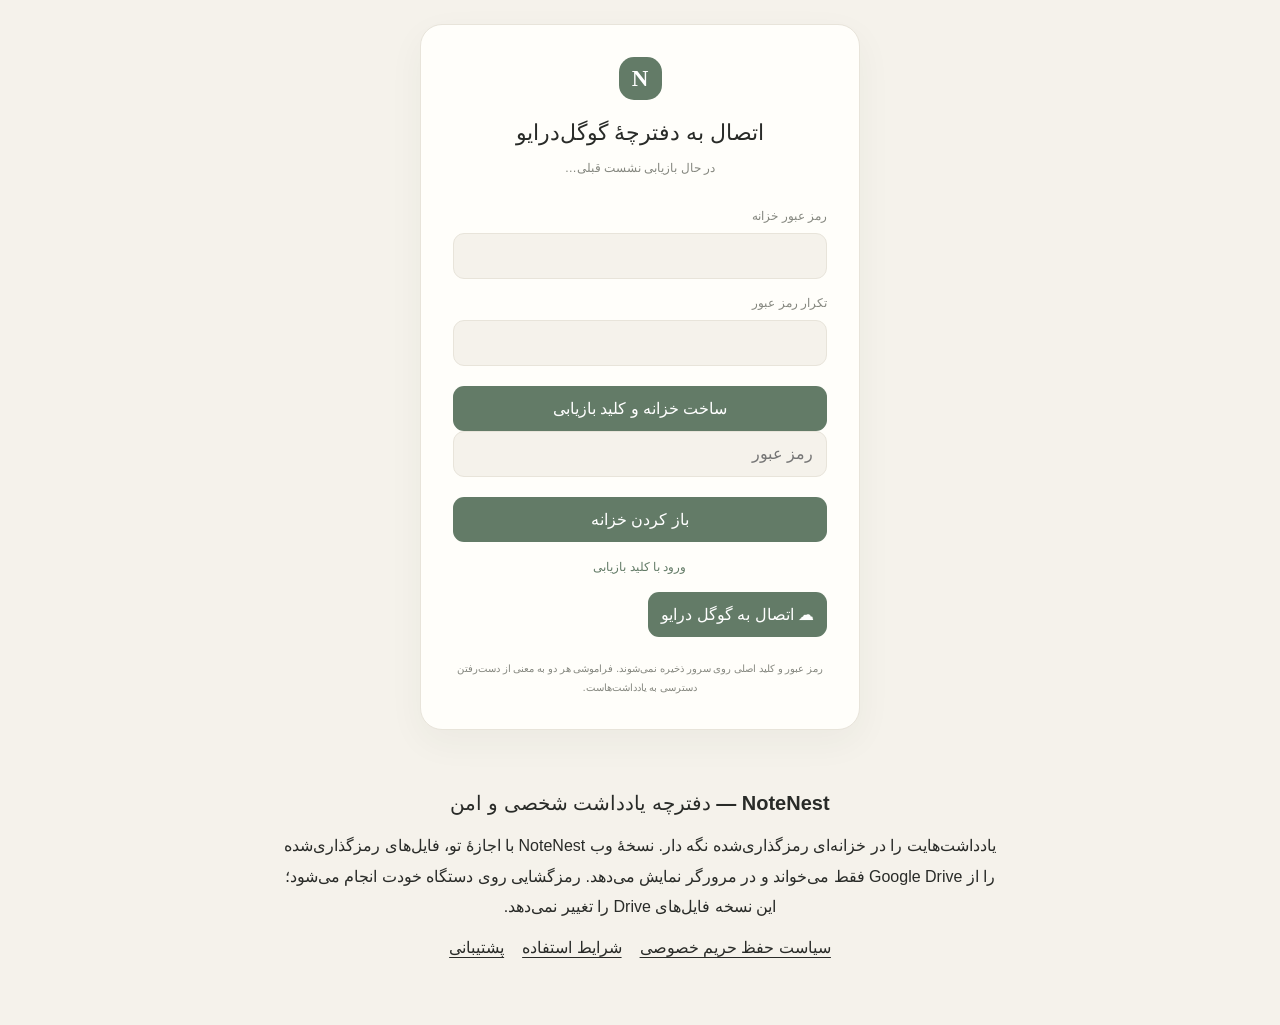
<file: index.html>
<!doctype html>
<html lang="fa" dir="rtl">
<head>
  <meta charset="UTF-8">
  <meta name="viewport" content="width=device-width,initial-scale=1,viewport-fit=cover">
  <meta name="theme-color" content="#f5f2eb">
  <meta name="description" content="NoteNest یک دفترچه یادداشت شخصی با خزانه رمزگذاری‌شده و مشاهده امن یادداشت‌ها از Google Drive است.">
  <title>NoteNest | دفترچه یادداشت</title>
  <link rel="manifest" href="./manifest.webmanifest">
  <style>.public-info{max-width:760px;margin:24px auto;padding:20px 24px;text-align:center;color:var(--text,#34332e)}.public-info h2{font-size:1.25rem}.public-info p{line-height:1.9}.public-info nav{display:flex;justify-content:center;gap:18px;flex-wrap:wrap}.public-info a{color:inherit;text-underline-offset:4px}</style>
  <link rel="stylesheet" href="./styles.css">
</head>
<body>
  <section class="vault-gate" id="vaultGate" aria-labelledby="vaultGateTitle">
    <div class="vault-card"><div class="brand-mark vault-brand">N</div><h1 id="vaultGateTitle">ساخت خزانهٔ امن</h1>
      <p id="vaultGateDescription">یادداشت‌ها فقط به‌صورت رمزگذاری‌شده روی این دستگاه ذخیره می‌شوند.</p>
      <p class="vault-error" id="vaultError" role="alert" hidden></p>
      <form id="vaultSetupForm" class="vault-form">
        <label for="vaultPassword">رمز عبور خزانه</label><input id="vaultPassword" type="password" minlength="10" autocomplete="new-password" required>
        <label for="vaultPasswordConfirm">تکرار رمز عبور</label><input id="vaultPasswordConfirm" type="password" minlength="10" autocomplete="new-password" required>
        <button class="vault-primary" id="vaultSetupButton" type="submit">ساخت خزانه و کلید بازیابی</button>
      </form>
      <section id="vaultRecoveryStep" hidden><div class="recovery-code" id="recoveryCode" dir="ltr"></div>
        <button type="button" class="vault-secondary" id="copyRecoveryCode">کپی کلید بازیابی</button><p id="recoveryHint" class="recovery-hint"></p>
        <form id="confirmRecoveryForm" class="vault-form"><label for="recoveryConfirmation">۶ نویسهٔ پایانی کلید را وارد کن</label>
          <input id="recoveryConfirmation" type="text" dir="ltr" autocomplete="off" maxlength="6" required>
          <button class="vault-primary" id="confirmRecoveryButton" type="submit">تأیید و فعال‌سازی خزانه</button></form>
      </section>
      <form id="vaultUnlockForm" class="vault-form" hidden>
        <input id="vaultSecret" type="password" autocomplete="current-password" placeholder="رمز عبور" required>
        <input id="vaultRecoverySecret" type="text" dir="ltr" autocomplete="off" placeholder="کلید بازیابی" hidden>
        <button class="vault-primary" id="vaultUnlockButton" type="submit">باز کردن خزانه</button>
        <button class="vault-link" id="toggleRecoveryUnlock" type="button">ورود با کلید بازیابی</button>
      </form>
      <button type="button" class="vault-primary" id="driveConnect">اتصال فقط‌خواندنی به Google Drive</button>
      <p class="vault-footnote">رمز عبور و کلید اصلی روی سرور ذخیره نمی‌شوند. فراموشی هر دو به معنی از دست‌رفتن دسترسی به یادداشت‌هاست.</p>
    </div>
    <section class="public-info" aria-label="درباره NoteNest">
      <h2>NoteNest — دفترچه یادداشت شخصی و امن</h2>
      <p>یادداشت‌هایت را در خزانه‌ای رمزگذاری‌شده نگه دار. نسخهٔ وب NoteNest با اجازهٔ تو، فایل‌های رمزگذاری‌شده را از Google Drive فقط می‌خواند و در مرورگر نمایش می‌دهد. رمزگشایی روی دستگاه خودت انجام می‌شود؛ این نسخه فایل‌های Drive را تغییر نمی‌دهد.</p>
      <nav aria-label="اطلاعات حقوقی"><a href="./privacy-policy.html">سیاست حفظ حریم خصوصی</a><a href="./terms-of-service.html">شرایط استفاده</a><a href="https://github.com/Behnamghafari/NoteNest-Web/issues">پشتیبانی</a></nav>
    </section>
  </section>
  <div class="app-shell" hidden>
    <aside class="sidebar" id="sidebar">
      <a class="brand" href="./" aria-label="NoteNest">
        <span class="brand-mark">N</span><span><strong>NoteNest</strong><small>دفترچه یادداشت</small></span>
      </a>
      <button class="new-note" id="newNote"><span>＋</span> یادداشت جدید</button>
      <nav class="main-nav" aria-label="منوی اصلی">
        <button class="nav-item active" data-filter="all"><span>▤</span> همه یادداشت‌ها <kbd id="allCount">0</kbd></button>
        <button class="nav-item" data-filter="favorite"><span>☆</span> علاقه‌مندی‌ها <kbd id="favoriteCount">0</kbd></button>
      </nav>
      <div class="side-heading"><span>پوشه‌ها</span><button id="addFolder" aria-label="افزودن پوشه">＋</button></div>
      <div id="folderList" class="folder-list"></div>
      <div class="sidebar-bottom">
        <div class="local-status"><span class="status-dot"></span><span>ذخیره روی همین دستگاه</span></div>
        <button class="nav-item" id="themeToggle"><span>◐</span> تغییر پوسته</button><button class="nav-item" id="lockVault"><span>⌑</span> قفل خزانه</button>
      </div>
    </aside>
    <main class="main">
      <header class="topbar">
        <button class="mobile-menu" id="mobileMenu" aria-label="باز کردن منو">☰</button>
        <div class="page-heading"><h1 id="pageTitle">همه یادداشت‌ها</h1><p id="pageSubtitle">فکرهایت را اینجا نگه دار.</p></div>
        <label class="search-box"><span>⌕</span><input id="searchInput" type="search" placeholder="جست‌وجو در یادداشت‌ها..." autocomplete="off"></label>
        <button class="icon-button" id="topNewNote" aria-label="یادداشت جدید">＋</button>
      </header>
      <section class="content-area">
        <div class="notes-toolbar"><span id="resultCount">۰ یادداشت</span><select id="sortSelect" aria-label="مرتب‌سازی"><option value="updated">آخرین تغییر</option><option value="created">قدیمی‌ترین</option><option value="title">عنوان</option></select></div>
        <div id="notesGrid" class="notes-grid"></div>
        <div id="emptyState" class="empty-state"><div class="empty-icon">✎</div><h2>هنوز یادداشتی اینجا نیست</h2><p>اولین یادداشتت را بساز؛ بقیه‌اش با تو.</p><button class="new-note" id="emptyNewNote">＋ ساخت یادداشت</button></div>
      </section>
    </main>
  </div>
  <div class="editor-backdrop" id="editorBackdrop" hidden>
    <section class="editor-panel" role="dialog" aria-modal="true" aria-labelledby="editorHeading">
      <header class="editor-header">
        <button class="icon-button subtle" id="closeEditor" aria-label="بستن">×</button>
        <div class="save-state" id="saveState">ذخیره‌شده</div>
        <div class="editor-actions"><button class="icon-button subtle" id="favoriteNote" aria-label="علاقه‌مندی">☆</button><button class="danger-button" id="deleteNote">حذف</button></div>
      </header>
      <div class="editor-body">
        <div class="editor-meta"><span id="editorFolderLabel">بدون پوشه</span><select id="noteFolder" aria-label="انتقال به پوشه"><option value="">بدون پوشه</option></select></div>
        <label class="sr-only" for="noteTitle">عنوان یادداشت</label>
        <input id="noteTitle" class="title-input" placeholder="عنوان یادداشت..." maxlength="180">
        <label class="sr-only" for="noteContent">متن یادداشت</label>
        <textarea id="noteContent" class="content-input" placeholder="از اینجا بنویس..."></textarea>
        <footer class="editor-footer"><span>متن فارسی و English در کنار هم</span><span id="wordCount">۰ کلمه</span></footer>
      </div>
    </section>
  </div>
  <dialog class="action-dialog" id="actionDialog">
    <form method="dialog" id="actionForm">
      <h2 id="dialogTitle">ساخت پوشه</h2>
      <p id="dialogMessage">نام پوشه را وارد کن.</p>
      <input id="dialogInput" maxlength="60" autocomplete="off" placeholder="نام پوشه">
      <div class="dialog-actions"><button value="cancel" class="dialog-cancel">انصراف</button><button value="confirm" class="dialog-confirm">تأیید</button></div>
    </form>
  </dialog>
  <div class="toast" id="toast" role="status" aria-live="polite"></div>
  <script type="module" src="./app.js"></script>
</body>
</html>
</file>
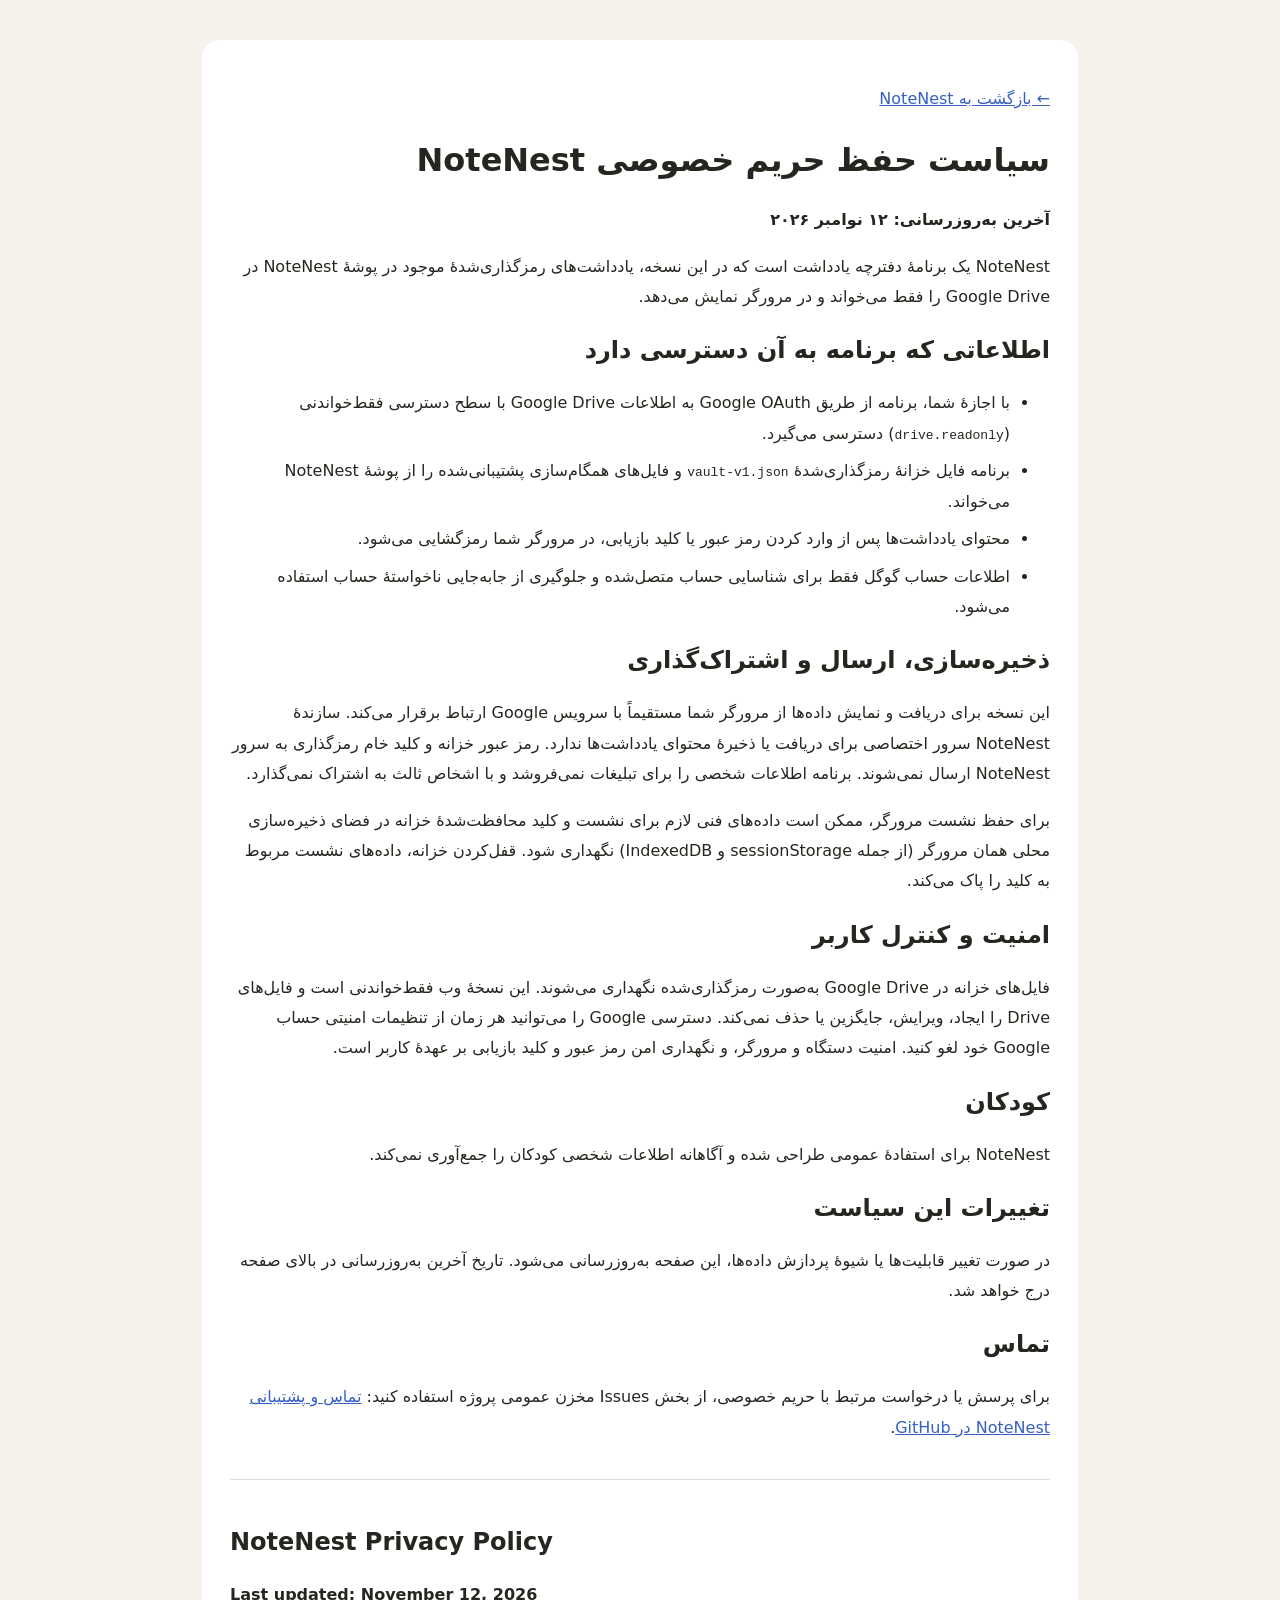
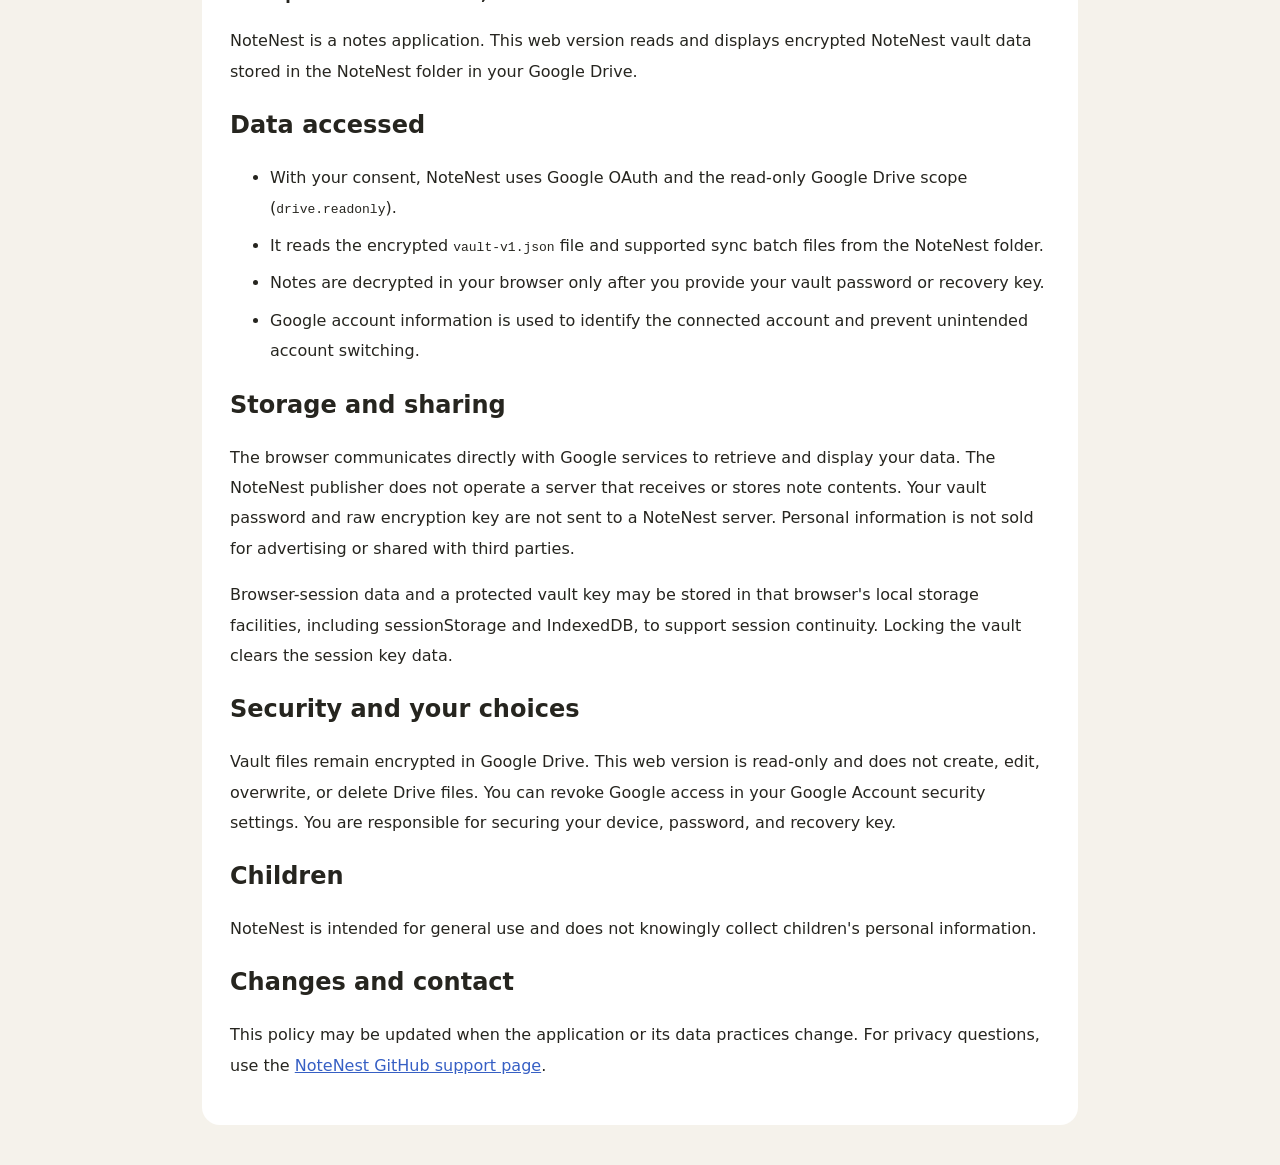
<file: privacy-policy.html>
<!doctype html>
<html lang="fa" dir="rtl">
<head>
<meta charset="utf-8"><meta name="viewport" content="width=device-width,initial-scale=1">
<meta name="description" content="سیاست حفظ حریم خصوصی NoteNest">
<title>سیاست حفظ حریم خصوصی | NoteNest</title>
<style>
:root{color-scheme:light dark;font-family:system-ui,-apple-system,"Segoe UI",sans-serif}body{margin:0;background:#f5f2eb;color:#26251f;line-height:1.9}.wrap{max-width:820px;margin:40px auto;padding:28px;background:#fff;border-radius:18px}h1,h2{line-height:1.5}a{color:#365fc4}.en{direction:ltr;text-align:left;border-top:1px solid #ddd;margin-top:36px;padding-top:24px}li{margin:.45rem 0}@media(prefers-color-scheme:dark){body{background:#17191f;color:#eee}.wrap{background:#242832}a{color:#9db8ff}}
</style>
</head><body><main class="wrap">
<p><a href="./">← بازگشت به NoteNest</a></p>
<h1>سیاست حفظ حریم خصوصی NoteNest</h1>
<p><strong>آخرین به‌روزرسانی: ۱۲ نوامبر ۲۰۲۶</strong></p>
<p>NoteNest یک برنامهٔ دفترچه یادداشت است که در این نسخه، یادداشت‌های رمزگذاری‌شدهٔ موجود در پوشهٔ NoteNest در Google Drive را فقط می‌خواند و در مرورگر نمایش می‌دهد.</p>
<h2>اطلاعاتی که برنامه به آن دسترسی دارد</h2>
<ul>
<li>با اجازهٔ شما، برنامه از طریق Google OAuth به اطلاعات Google Drive با سطح دسترسی فقط‌خواندنی (<code>drive.readonly</code>) دسترسی می‌گیرد.</li>
<li>برنامه فایل خزانهٔ رمزگذاری‌شدهٔ <code>vault-v1.json</code> و فایل‌های همگام‌سازی پشتیبانی‌شده را از پوشهٔ NoteNest می‌خواند.</li>
<li>محتوای یادداشت‌ها پس از وارد کردن رمز عبور یا کلید بازیابی، در مرورگر شما رمزگشایی می‌شود.</li>
<li>اطلاعات حساب گوگل فقط برای شناسایی حساب متصل‌شده و جلوگیری از جابه‌جایی ناخواستهٔ حساب استفاده می‌شود.</li>
</ul>
<h2>ذخیره‌سازی، ارسال و اشتراک‌گذاری</h2>
<p>این نسخه برای دریافت و نمایش داده‌ها از مرورگر شما مستقیماً با سرویس Google ارتباط برقرار می‌کند. سازندهٔ NoteNest سرور اختصاصی برای دریافت یا ذخیرهٔ محتوای یادداشت‌ها ندارد. رمز عبور خزانه و کلید خام رمزگذاری به سرور NoteNest ارسال نمی‌شوند. برنامه اطلاعات شخصی را برای تبلیغات نمی‌فروشد و با اشخاص ثالث به اشتراک نمی‌گذارد.</p>
<p>برای حفظ نشست مرورگر، ممکن است داده‌های فنی لازم برای نشست و کلید محافظت‌شدهٔ خزانه در فضای ذخیره‌سازی محلی همان مرورگر (از جمله sessionStorage و IndexedDB) نگهداری شود. قفل‌کردن خزانه، داده‌های نشست مربوط به کلید را پاک می‌کند.</p>
<h2>امنیت و کنترل کاربر</h2>
<p>فایل‌های خزانه در Google Drive به‌صورت رمزگذاری‌شده نگهداری می‌شوند. این نسخهٔ وب فقط‌خواندنی است و فایل‌های Drive را ایجاد، ویرایش، جایگزین یا حذف نمی‌کند. دسترسی Google را می‌توانید هر زمان از تنظیمات امنیتی حساب Google خود لغو کنید. امنیت دستگاه و مرورگر، و نگهداری امن رمز عبور و کلید بازیابی بر عهدهٔ کاربر است.</p>
<h2>کودکان</h2><p>NoteNest برای استفادهٔ عمومی طراحی شده و آگاهانه اطلاعات شخصی کودکان را جمع‌آوری نمی‌کند.</p>
<h2>تغییرات این سیاست</h2><p>در صورت تغییر قابلیت‌ها یا شیوهٔ پردازش داده‌ها، این صفحه به‌روزرسانی می‌شود. تاریخ آخرین به‌روزرسانی در بالای صفحه درج خواهد شد.</p>
<h2>تماس</h2><p>برای پرسش یا درخواست مرتبط با حریم خصوصی، از بخش Issues مخزن عمومی پروژه استفاده کنید: <a href="https://github.com/Behnamghafari/NoteNest-Web/issues">تماس و پشتیبانی NoteNest در GitHub</a>.</p>
<section class="en" lang="en">
<h1>NoteNest Privacy Policy</h1><p><strong>Last updated: November 12, 2026</strong></p>
<p>NoteNest is a notes application. This web version reads and displays encrypted NoteNest vault data stored in the NoteNest folder in your Google Drive.</p>
<h2>Data accessed</h2><ul><li>With your consent, NoteNest uses Google OAuth and the read-only Google Drive scope (<code>drive.readonly</code>).</li><li>It reads the encrypted <code>vault-v1.json</code> file and supported sync batch files from the NoteNest folder.</li><li>Notes are decrypted in your browser only after you provide your vault password or recovery key.</li><li>Google account information is used to identify the connected account and prevent unintended account switching.</li></ul>
<h2>Storage and sharing</h2><p>The browser communicates directly with Google services to retrieve and display your data. The NoteNest publisher does not operate a server that receives or stores note contents. Your vault password and raw encryption key are not sent to a NoteNest server. Personal information is not sold for advertising or shared with third parties.</p>
<p>Browser-session data and a protected vault key may be stored in that browser's local storage facilities, including sessionStorage and IndexedDB, to support session continuity. Locking the vault clears the session key data.</p>
<h2>Security and your choices</h2><p>Vault files remain encrypted in Google Drive. This web version is read-only and does not create, edit, overwrite, or delete Drive files. You can revoke Google access in your Google Account security settings. You are responsible for securing your device, password, and recovery key.</p>
<h2>Children</h2><p>NoteNest is intended for general use and does not knowingly collect children's personal information.</p>
<h2>Changes and contact</h2><p>This policy may be updated when the application or its data practices change. For privacy questions, use the <a href="https://github.com/Behnamghafari/NoteNest-Web/issues">NoteNest GitHub support page</a>.</p>
</section></main></body></html>
</file>
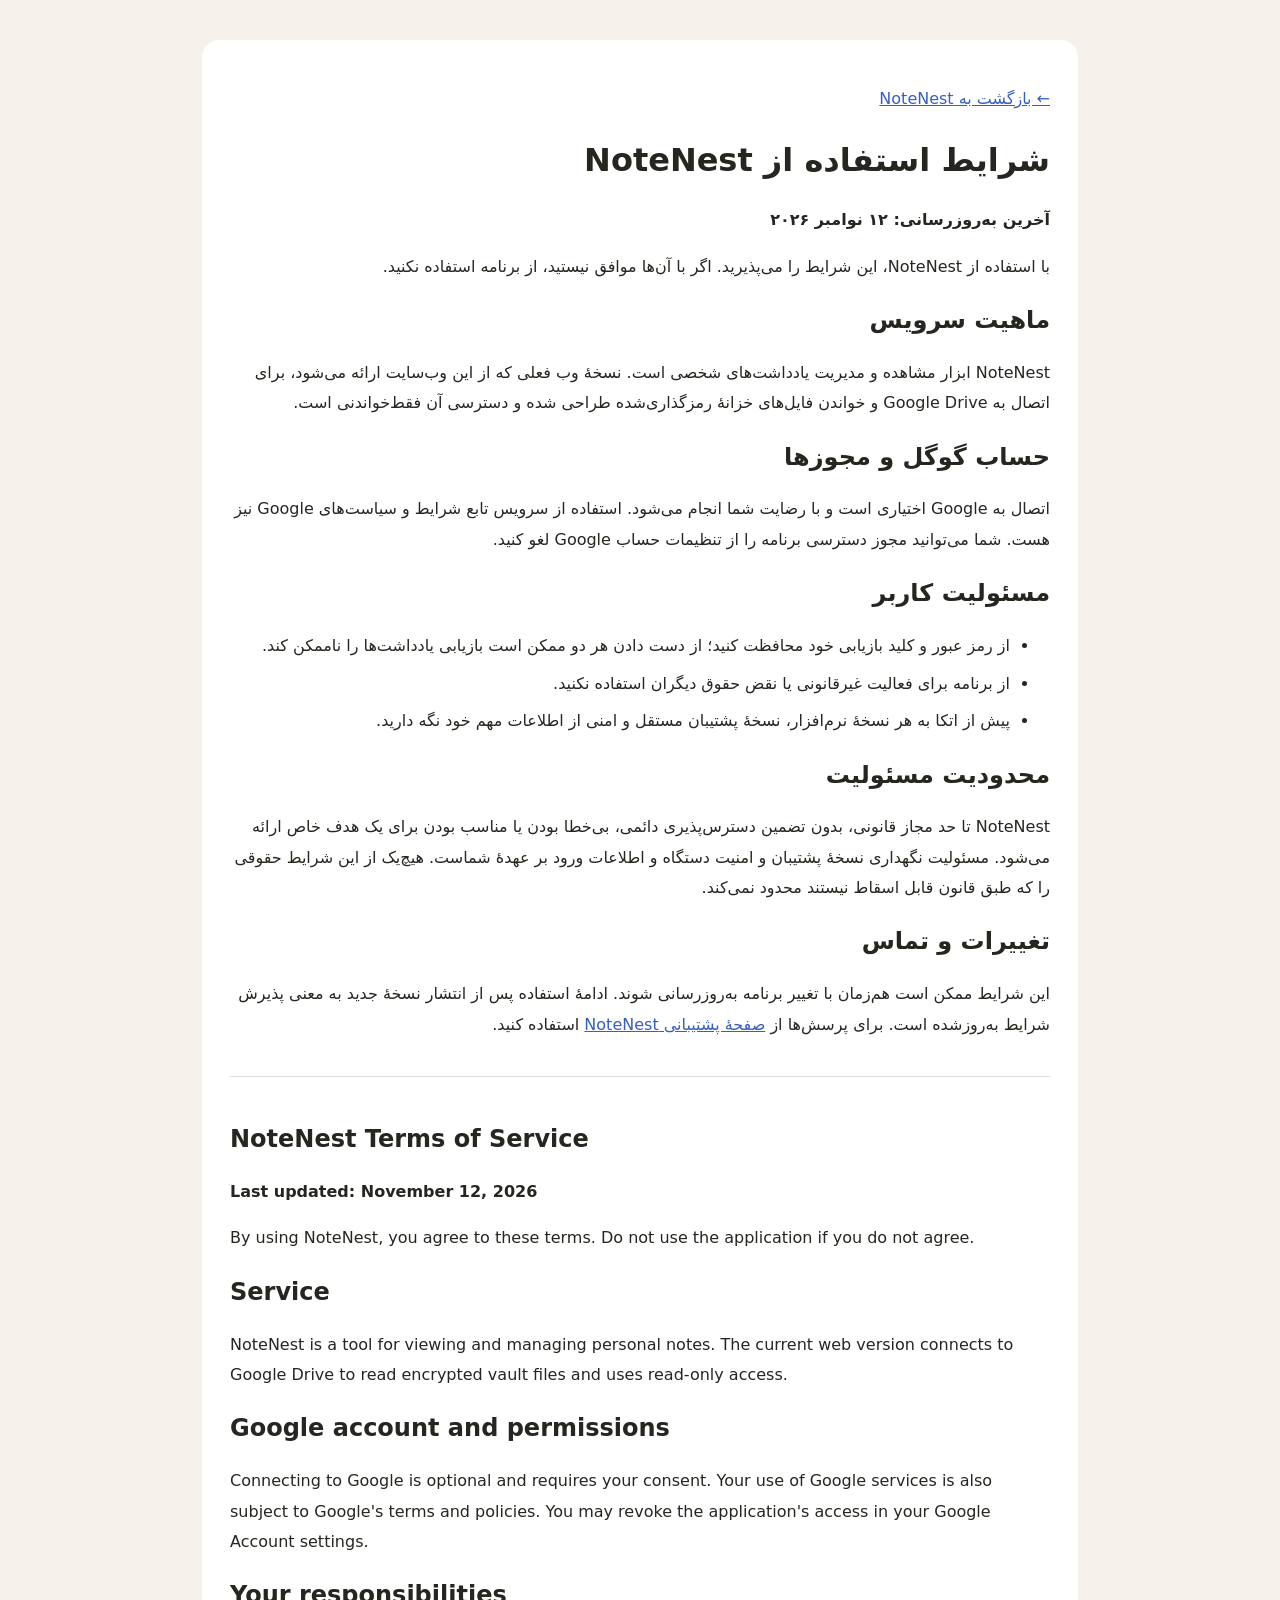
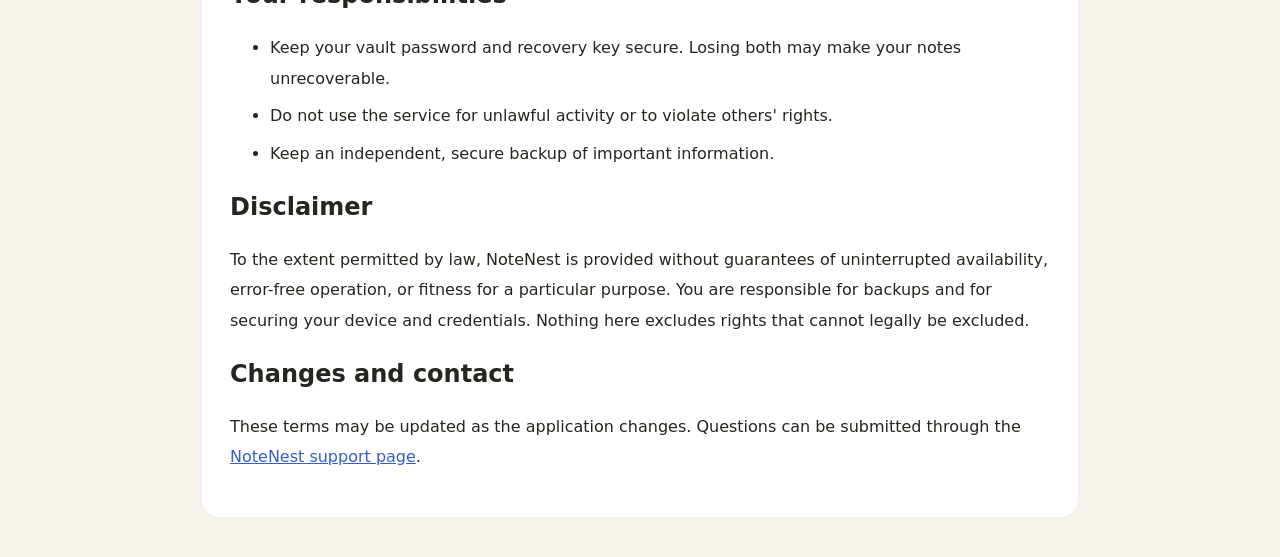
<file: terms-of-service.html>
<!doctype html>
<html lang="fa" dir="rtl">
<head><meta charset="utf-8"><meta name="viewport" content="width=device-width,initial-scale=1"><meta name="description" content="شرایط استفاده از NoteNest"><title>شرایط استفاده | NoteNest</title>
<style>:root{color-scheme:light dark;font-family:system-ui,-apple-system,"Segoe UI",sans-serif}body{margin:0;background:#f5f2eb;color:#26251f;line-height:1.9}.wrap{max-width:820px;margin:40px auto;padding:28px;background:#fff;border-radius:18px}h1,h2{line-height:1.5}a{color:#365fc4}li{margin:.45rem 0}.en{direction:ltr;text-align:left;border-top:1px solid #ddd;margin-top:36px;padding-top:24px}@media(prefers-color-scheme:dark){body{background:#17191f;color:#eee}.wrap{background:#242832}a{color:#9db8ff}}</style></head>
<body><main class="wrap"><p><a href="./">← بازگشت به NoteNest</a></p>
<h1>شرایط استفاده از NoteNest</h1><p><strong>آخرین به‌روزرسانی: ۱۲ نوامبر ۲۰۲۶</strong></p>
<p>با استفاده از NoteNest، این شرایط را می‌پذیرید. اگر با آن‌ها موافق نیستید، از برنامه استفاده نکنید.</p>
<h2>ماهیت سرویس</h2><p>NoteNest ابزار مشاهده و مدیریت یادداشت‌های شخصی است. نسخهٔ وب فعلی که از این وب‌سایت ارائه می‌شود، برای اتصال به Google Drive و خواندن فایل‌های خزانهٔ رمزگذاری‌شده طراحی شده و دسترسی آن فقط‌خواندنی است.</p>
<h2>حساب گوگل و مجوزها</h2><p>اتصال به Google اختیاری است و با رضایت شما انجام می‌شود. استفاده از سرویس تابع شرایط و سیاست‌های Google نیز هست. شما می‌توانید مجوز دسترسی برنامه را از تنظیمات حساب Google لغو کنید.</p>
<h2>مسئولیت کاربر</h2><ul><li>از رمز عبور و کلید بازیابی خود محافظت کنید؛ از دست دادن هر دو ممکن است بازیابی یادداشت‌ها را ناممکن کند.</li><li>از برنامه برای فعالیت غیرقانونی یا نقض حقوق دیگران استفاده نکنید.</li><li>پیش از اتکا به هر نسخهٔ نرم‌افزار، نسخهٔ پشتیبان مستقل و امنی از اطلاعات مهم خود نگه دارید.</li></ul>
<h2>محدودیت مسئولیت</h2><p>NoteNest تا حد مجاز قانونی، بدون تضمین دسترس‌پذیری دائمی، بی‌خطا بودن یا مناسب بودن برای یک هدف خاص ارائه می‌شود. مسئولیت نگهداری نسخهٔ پشتیبان و امنیت دستگاه و اطلاعات ورود بر عهدهٔ شماست. هیچ‌یک از این شرایط حقوقی را که طبق قانون قابل اسقاط نیستند محدود نمی‌کند.</p>
<h2>تغییرات و تماس</h2><p>این شرایط ممکن است هم‌زمان با تغییر برنامه به‌روزرسانی شوند. ادامهٔ استفاده پس از انتشار نسخهٔ جدید به معنی پذیرش شرایط به‌روزشده است. برای پرسش‌ها از <a href="https://github.com/Behnamghafari/NoteNest-Web/issues">صفحهٔ پشتیبانی NoteNest</a> استفاده کنید.</p>
<section class="en" lang="en"><h1>NoteNest Terms of Service</h1><p><strong>Last updated: November 12, 2026</strong></p>
<p>By using NoteNest, you agree to these terms. Do not use the application if you do not agree.</p>
<h2>Service</h2><p>NoteNest is a tool for viewing and managing personal notes. The current web version connects to Google Drive to read encrypted vault files and uses read-only access.</p>
<h2>Google account and permissions</h2><p>Connecting to Google is optional and requires your consent. Your use of Google services is also subject to Google's terms and policies. You may revoke the application's access in your Google Account settings.</p>
<h2>Your responsibilities</h2><ul><li>Keep your vault password and recovery key secure. Losing both may make your notes unrecoverable.</li><li>Do not use the service for unlawful activity or to violate others' rights.</li><li>Keep an independent, secure backup of important information.</li></ul>
<h2>Disclaimer</h2><p>To the extent permitted by law, NoteNest is provided without guarantees of uninterrupted availability, error-free operation, or fitness for a particular purpose. You are responsible for backups and for securing your device and credentials. Nothing here excludes rights that cannot legally be excluded.</p>
<h2>Changes and contact</h2><p>These terms may be updated as the application changes. Questions can be submitted through the <a href="https://github.com/Behnamghafari/NoteNest-Web/issues">NoteNest support page</a>.</p></section></main></body></html>
</file>
<file: styles.css>
:root{font-family:Vazirmatn, Tahoma, sans-serif;color:#292b28;background:#f5f2eb;font-synthesis:none;text-rendering:optimizeLegibility;--bg:#f5f2eb;--surface:#fffefa;--surface2:#f0ede5;--text:#292b28;--muted:#85877f;--line:#e8e4da;--accent:#637b67;--accent-soft:#e8eee7;--shadow:0 12px 36px #343a2d0c}
*{box-sizing:border-box}body{margin:0;background:var(--bg);color:var(--text);min-height:100vh}button,input,textarea,select{font:inherit}button{cursor:pointer}.app-shell{min-height:100vh;display:grid;grid-template-columns:270px minmax(0,1fr);max-width:1600px;margin:auto}.sidebar{background:var(--surface);border-left:1px solid var(--line);padding:30px 20px 20px;display:flex;flex-direction:column;min-height:100vh}.brand{display:flex;align-items:center;gap:12px;text-decoration:none;color:inherit;margin:0 5px 34px}.brand-mark{width:43px;height:43px;border-radius:15px;background:var(--accent);color:white;display:grid;place-items:center;font:800 23px Georgia}.brand strong,.brand small{display:block}.brand strong{font-size:17px;letter-spacing:.2px}.brand small{font-size:11px;color:var(--muted);margin-top:2px}.new-note{border:0;border-radius:13px;background:var(--accent);color:white;padding:13px 16px;font-weight:600;box-shadow:0 5px 14px #637b6726}.new-note span{font-size:20px;vertical-align:-2px;margin-left:7px}.main-nav{display:grid;gap:5px;margin:27px 0}.nav-item{width:100%;border:0;background:transparent;text-align:right;padding:11px 12px;border-radius:10px;color:var(--muted);display:flex;align-items:center;gap:11px;font-size:13px}.nav-item>span{font-size:18px;width:22px;text-align:center}.nav-item kbd{margin-right:auto;font:11px inherit;color:var(--muted)}.nav-item.active,.nav-item:hover{background:var(--accent-soft);color:var(--accent)}.side-heading{display:flex;justify-content:space-between;align-items:center;padding:0 10px;color:var(--muted);font-size:12px;margin:8px 0 10px}.side-heading button{border:0;background:var(--surface2);color:var(--accent);width:26px;height:26px;border-radius:8px;font-size:18px}.folder-list{display:grid;gap:3px}.folder-item{display:flex;align-items:center;gap:10px;border:0;background:transparent;text-align:right;padding:10px 12px;border-radius:9px;color:var(--muted);font-size:13px}.folder-item.active,.folder-item:hover{background:var(--accent-soft);color:var(--accent)}.folder-item .folder-count{margin-right:auto;font-size:11px}.sidebar-bottom{margin-top:auto;border-top:1px solid var(--line);padding-top:17px}.local-status{font-size:11px;color:var(--muted);display:flex;align-items:center;gap:8px;padding:9px 12px 15px}.status-dot{width:7px;height:7px;border-radius:50%;background:#6c9a70}.main{min-width:0}.topbar{padding:35px 48px 24px;display:flex;align-items:center;gap:22px;border-bottom:1px solid var(--line)}.page-heading{margin-left:auto}.page-heading h1{font-size:23px;margin:0 0 5px;font-weight:700}.page-heading p{font-size:12px;color:var(--muted);margin:0}.search-box{width:min(330px,35vw);display:flex;align-items:center;gap:9px;background:var(--surface);border:1px solid var(--line);border-radius:12px;padding:0 13px;color:var(--muted)}.search-box span{font-size:23px}.search-box input{width:100%;border:0;outline:0;background:transparent;padding:12px 0;color:var(--text);font-size:12px}.icon-button{border:0;background:var(--accent);color:white;width:42px;height:42px;border-radius:12px;font-size:23px}.content-area{padding:27px 48px 60px}.notes-toolbar{display:flex;align-items:center;justify-content:space-between;color:var(--muted);font-size:12px;margin-bottom:17px}.notes-toolbar select,.editor-meta select{border:1px solid var(--line);border-radius:9px;background:var(--surface);padding:8px 11px;color:var(--muted);font-size:11px}.notes-grid{display:grid;grid-template-columns:repeat(auto-fill,minmax(235px,1fr));gap:15px}.note-card{background:var(--surface);border:1px solid var(--line);border-radius:15px;padding:19px 19px 15px;min-height:178px;display:flex;flex-direction:column;text-align:right;cursor:pointer;transition:transform .18s,box-shadow .18s;box-shadow:var(--shadow)}.note-card:hover{transform:translateY(-3px);box-shadow:0 15px 32px #343a2d13}.note-card h3{font-size:15px;margin:0 0 10px;font-weight:700;overflow-wrap:anywhere}.note-preview{font-size:12px;color:var(--muted);line-height:2;white-space:pre-wrap;overflow:hidden;display:-webkit-box;-webkit-line-clamp:3;-webkit-box-orient:vertical;unicode-bidi:plaintext;direction:auto;overflow-wrap:anywhere}.note-card footer{display:flex;align-items:center;justify-content:space-between;margin-top:auto;padding-top:15px;color:var(--muted);font-size:10px}.note-folder{background:var(--accent-soft);color:var(--accent);padding:4px 8px;border-radius:7px}.empty-state{text-align:center;padding:95px 15px;color:var(--muted)}.empty-state[hidden]{display:none}.empty-icon{width:65px;height:65px;border-radius:22px;background:var(--accent-soft);color:var(--accent);display:grid;place-items:center;margin:0 auto 18px;font-size:30px}.empty-state h2{font-size:17px;color:var(--text);margin:0 0 8px}.empty-state p{font-size:12px;margin:0 0 22px}.editor-backdrop{position:fixed;inset:0;background:#171b1780;z-index:5;display:grid;place-items:center;padding:25px}.editor-backdrop[hidden]{display:none}.editor-panel{width:min(820px,100%);height:min(820px,100%);background:var(--surface);border-radius:19px;display:flex;flex-direction:column;box-shadow:0 30px 100px #0003;overflow:hidden}.editor-header{height:66px;flex:none;border-bottom:1px solid var(--line);display:flex;align-items:center;padding:0 20px;gap:14px}.subtle{background:var(--surface2);color:var(--muted)}.save-state{font-size:11px;color:var(--muted)}.editor-actions{margin-right:auto;display:flex;gap:9px}.danger-button{border:1px solid #efd9d5;background:#fff7f5;color:#b65d51;border-radius:10px;padding:9px 13px;font-size:11px}.editor-body{padding:26px 44px;display:flex;flex-direction:column;flex:1;min-height:0}.editor-meta{display:flex;align-items:center;justify-content:space-between;color:var(--muted);font-size:11px;margin-bottom:23px}.title-input,.content-input{border:0;outline:0;background:transparent;color:var(--text);width:100%;direction:auto;unicode-bidi:plaintext;text-align:start}.title-input{font-size:25px;font-weight:700;margin-bottom:18px}.content-input{resize:none;flex:1;font-size:15px;line-height:2.2;min-height:200px}.title-input::placeholder,.content-input::placeholder{color:#b4b4ac}.editor-footer{display:flex;justify-content:space-between;color:var(--muted);font-size:10px;border-top:1px solid var(--line);padding-top:14px}.toast{position:fixed;bottom:25px;left:50%;transform:translate(-50%,20px);opacity:0;pointer-events:none;background:#303a31;color:white;border-radius:10px;padding:11px 17px;font-size:12px;transition:.2s;z-index:10}.toast.show{opacity:1;transform:translate(-50%,0)}.mobile-menu{display:none}.sr-only{position:absolute;width:1px;height:1px;padding:0;margin:-1px;overflow:hidden;clip:rect(0,0,0,0);white-space:nowrap;border:0}
body.dark{--bg:#1e2420;--surface:#262e29;--surface2:#303a33;--text:#edf0e9;--muted:#a1aaa0;--line:#39443c;--accent:#9bb69b;--accent-soft:#34443a;--shadow:0 12px 36px #0002}body.dark .danger-button{background:#382b29;border-color:#63413c;color:#e7a69c}body.dark .brand-mark{color:#1e2420}
@media(max-width:850px){.app-shell{grid-template-columns:220px minmax(0,1fr)}.topbar{padding:27px 25px 20px;gap:13px}.content-area{padding:23px 25px}.search-box{width:230px}.editor-body{padding:24px 28px}}
@media(max-width:620px){.app-shell{display:block}.sidebar{position:fixed;z-index:4;top:0;bottom:0;right:0;width:270px;min-height:0;transform:translateX(105%);transition:transform .2s;box-shadow:-15px 0 40px #0001}.sidebar.open{transform:translateX(0)}.topbar{padding:18px 16px;gap:10px}.mobile-menu{display:block;border:0;background:var(--surface);color:var(--text);border-radius:10px;width:39px;height:39px}.page-heading h1{font-size:17px}.page-heading p{display:none}.search-box{width:auto;flex:1}.search-box input{font-size:11px}.topbar>.icon-button{display:none}.content-area{padding:19px 15px}.notes-grid{grid-template-columns:repeat(2,minmax(0,1fr));gap:10px}.note-card{padding:14px;min-height:165px}.note-card h3{font-size:13px}.note-preview{font-size:11px}.editor-backdrop{padding:0}.editor-panel{height:100%;border-radius:0}.editor-body{padding:22px 20px}.title-input{font-size:22px}.content-input{font-size:14px}.editor-header{padding:0 14px}}
@media(max-width:360px){.notes-grid{grid-template-columns:1fr}}

.action-dialog{width:min(390px,calc(100% - 32px));border:1px solid var(--line);border-radius:17px;background:var(--surface);color:var(--text);padding:22px;box-shadow:0 25px 80px #0003}
.action-dialog::backdrop{background:#171b1780}
.action-dialog h2{font-size:17px;margin:0 0 8px}
.action-dialog p{font-size:12px;color:var(--muted);margin:0 0 17px}
.action-dialog input{width:100%;border:1px solid var(--line);border-radius:10px;background:var(--bg);color:var(--text);padding:11px;outline:0}
.dialog-actions{display:flex;gap:9px;justify-content:flex-start;margin-top:19px}
.dialog-actions button{border:0;border-radius:9px;padding:9px 15px;font-size:12px}
.dialog-cancel{background:var(--surface2);color:var(--text)}
.dialog-confirm{background:var(--accent);color:white}

.vault-gate{min-height:100vh;display:grid;place-items:center;padding:24px;background:var(--bg)}.vault-gate[hidden]{display:none}
.vault-card{width:min(440px,100%);background:var(--surface);border:1px solid var(--line);border-radius:22px;padding:32px;box-shadow:var(--shadow)}
.vault-brand{margin:0 auto 20px}.vault-card h1{text-align:center;font-size:22px;margin:0 0 10px}
.vault-card>p:not(.vault-error){text-align:center;color:var(--muted);font-size:12px;line-height:2;margin:0 0 22px}
.vault-form{display:grid;gap:10px}.vault-form label{font-size:12px;color:var(--muted);margin-top:7px}
.vault-form input{width:100%;border:1px solid var(--line);border-radius:11px;padding:13px;background:var(--bg);color:var(--text);outline:0;direction:auto}
.vault-primary,.vault-secondary{border:0;border-radius:11px;padding:13px;background:var(--accent);color:white;font-weight:600;margin-top:10px}
.vault-primary:disabled{opacity:.6;cursor:wait}.vault-secondary{width:100%;background:var(--surface2);color:var(--text);margin:8px 0}
.vault-link{border:0;background:transparent;color:var(--accent);padding:8px;font-size:12px}
.vault-error{background:#f9e9e6;color:#9b4035;padding:10px;border-radius:9px;font-size:12px;line-height:1.8}
.recovery-code{direction:ltr;unicode-bidi:plaintext;overflow-wrap:anywhere;background:var(--surface2);border:1px dashed var(--accent);padding:15px;border-radius:12px;text-align:center;font:600 13px/2 monospace;margin:18px 0 8px;user-select:all}
.recovery-hint{font-size:12px;line-height:2;color:var(--muted)}.vault-footnote{font-size:10px!important;margin:22px 0 0!important;line-height:1.9!important}
.app-shell[hidden]{display:none}
</file>
